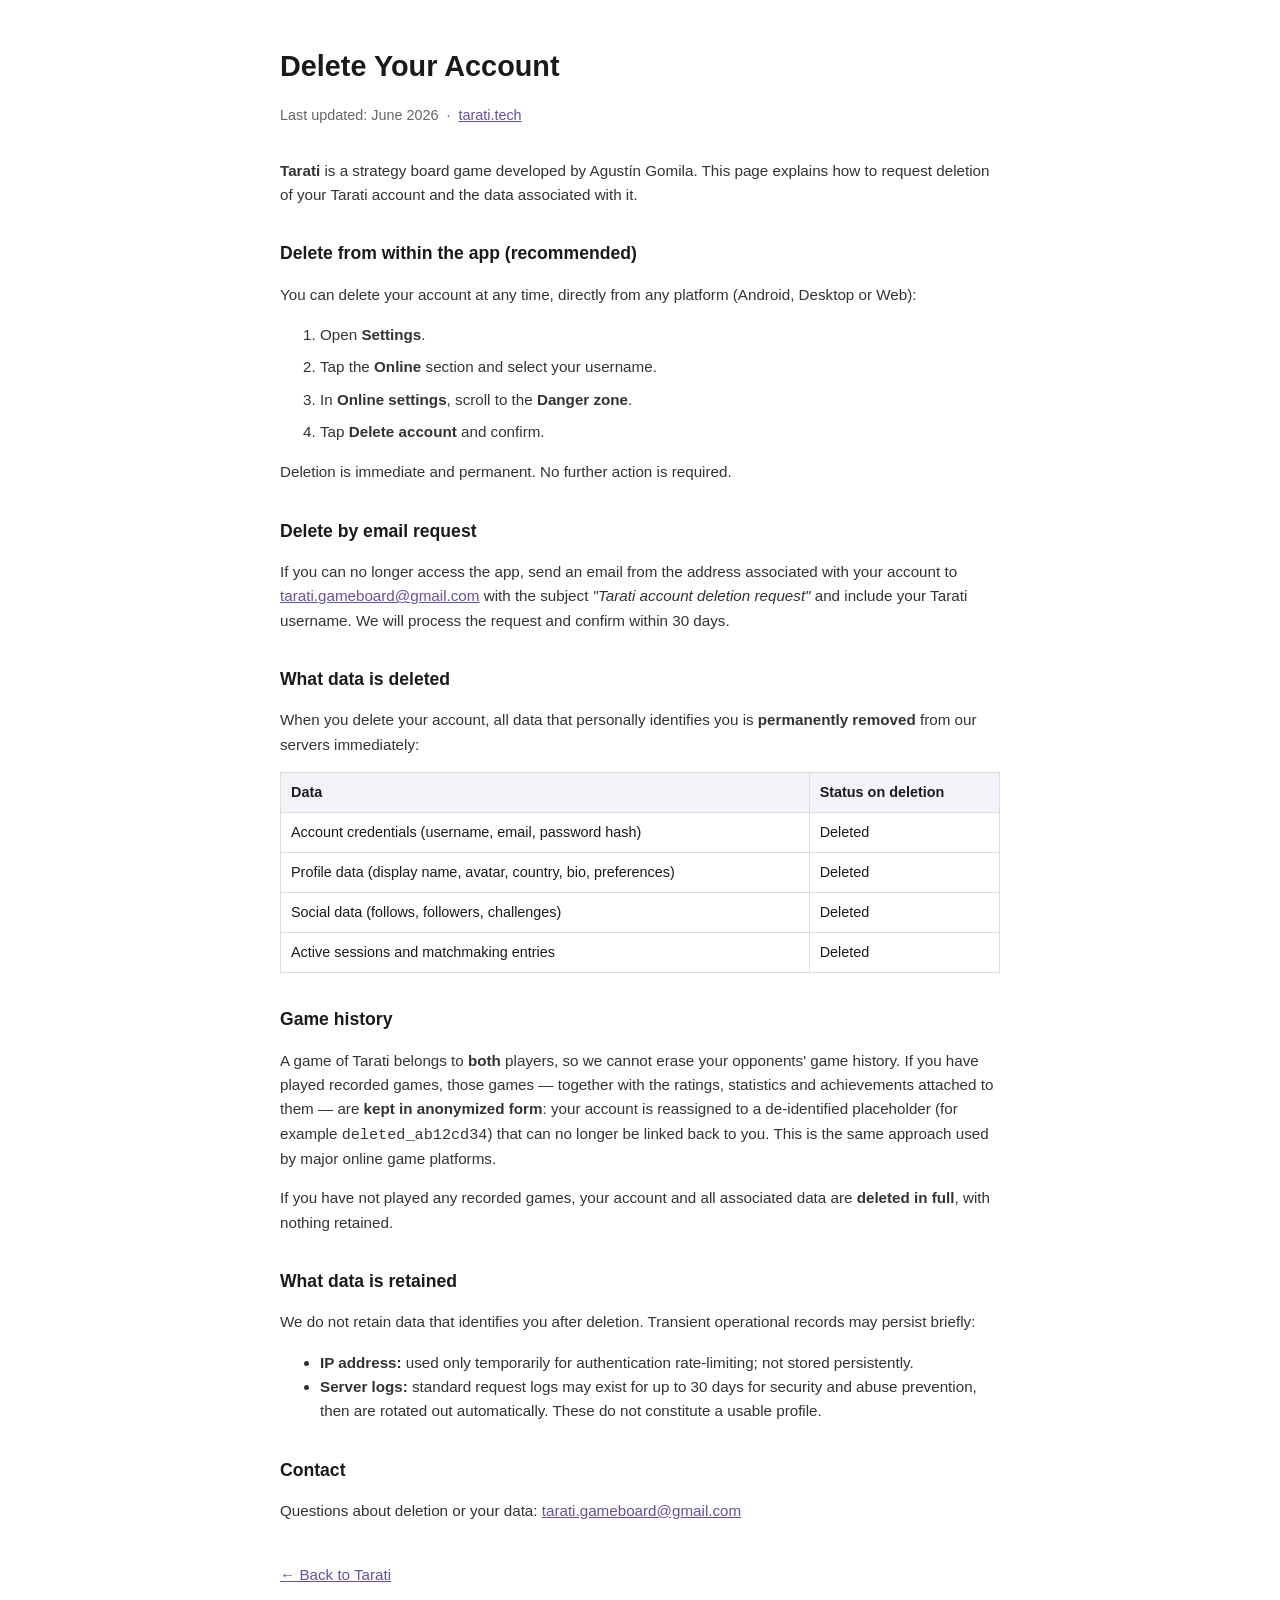
<file: webApp/src/wasmJsMain/resources/delete-account.html>
<!DOCTYPE html>
<html lang="en">
<head>
    <meta charset="UTF-8">
    <meta content="width=device-width, initial-scale=1.0" name="viewport">
    <title>Delete Account — Tarati</title>
    <style>
        body {
            font-family: -apple-system, BlinkMacSystemFont, "Segoe UI", sans-serif;
            max-width: 720px;
            margin: 0 auto;
            padding: 24px 16px 48px;
            color: #1a1a1a;
            line-height: 1.6;
        }

        h1 {
            font-size: 1.8rem;
            margin-bottom: 4px;
        }

        h2 {
            font-size: 1.1rem;
            margin-top: 32px;
        }

        p, li {
            font-size: 0.95rem;
            color: #333;
        }

        a {
            color: #6750a4;
        }

        ol li {
            margin-bottom: 8px;
        }

        .subtitle {
            color: #666;
            font-size: 0.9rem;
            margin-bottom: 32px;
        }

        table {
            border-collapse: collapse;
            width: 100%;
            margin-top: 12px;
        }

        th, td {
            border: 1px solid #ddd;
            padding: 8px 10px;
            text-align: left;
            font-size: 0.9rem;
        }

        th {
            background: #f5f3fa;
        }
    </style>
</head>
<body>
<h1>Delete Your Account</h1>
<p class="subtitle">Last updated: June 2026 &nbsp;·&nbsp; <a href="https://tarati.tech">tarati.tech</a></p>

<p><strong>Tarati</strong> is a strategy board game developed by Agustín Gomila. This page explains how to request
    deletion of your Tarati account and the data associated with it.</p>

<h2>Delete from within the app (recommended)</h2>
<p>You can delete your account at any time, directly from any platform (Android, Desktop or Web):</p>
<ol>
    <li>Open <strong>Settings</strong>.</li>
    <li>Tap the <strong>Online</strong> section and select your username.</li>
    <li>In <strong>Online settings</strong>, scroll to the <strong>Danger zone</strong>.</li>
    <li>Tap <strong>Delete account</strong> and confirm.</li>
</ol>
<p>Deletion is immediate and permanent. No further action is required.</p>

<h2>Delete by email request</h2>
<p>If you can no longer access the app, send an email from the address associated with your account to
    <a href="mailto:tarati.gameboard@gmail.com?subject=Tarati%20account%20deletion%20request">
        tarati.gameboard@gmail.com</a> with the subject <em>"Tarati account deletion request"</em> and include your
    Tarati username. We will process the request and confirm within 30 days.</p>

<h2>What data is deleted</h2>
<p>When you delete your account, all data that personally identifies you is
    <strong>permanently removed</strong> from our servers immediately:</p>
<table>
    <tr>
        <th>Data</th>
        <th>Status on deletion</th>
    </tr>
    <tr>
        <td>Account credentials (username, email, password hash)</td>
        <td>Deleted</td>
    </tr>
    <tr>
        <td>Profile data (display name, avatar, country, bio, preferences)</td>
        <td>Deleted</td>
    </tr>
    <tr>
        <td>Social data (follows, followers, challenges)</td>
        <td>Deleted</td>
    </tr>
    <tr>
        <td>Active sessions and matchmaking entries</td>
        <td>Deleted</td>
    </tr>
</table>

<h2>Game history</h2>
<p>A game of Tarati belongs to <strong>both</strong> players, so we cannot erase your opponents'
    game history. If you have played recorded games, those games — together with the ratings,
    statistics and achievements attached to them — are <strong>kept in anonymized form</strong>:
    your account is reassigned to a de-identified placeholder (for example
    <code>deleted_ab12cd34</code>) that can no longer be linked back to you. This is the same
    approach used by major online game platforms.</p>
<p>If you have not played any recorded games, your account and all associated data are
    <strong>deleted in full</strong>, with nothing retained.</p>

<h2>What data is retained</h2>
<p>We do not retain data that identifies you after deletion. Transient operational records may
    persist briefly:</p>
<ul>
    <li><strong>IP address:</strong> used only temporarily for authentication rate-limiting; not stored persistently.
    </li>
    <li><strong>Server logs:</strong> standard request logs may exist for up to 30 days for security and abuse
        prevention, then are rotated out automatically. These do not constitute a usable profile.
    </li>
</ul>

<h2>Contact</h2>
<p>Questions about deletion or your data:
    <a href="mailto:tarati.gameboard@gmail.com">tarati.gameboard@gmail.com</a></p>

<p style="margin-top:40px"><a href="https://tarati.tech">← Back to Tarati</a></p>
</body>
</html>
</file>
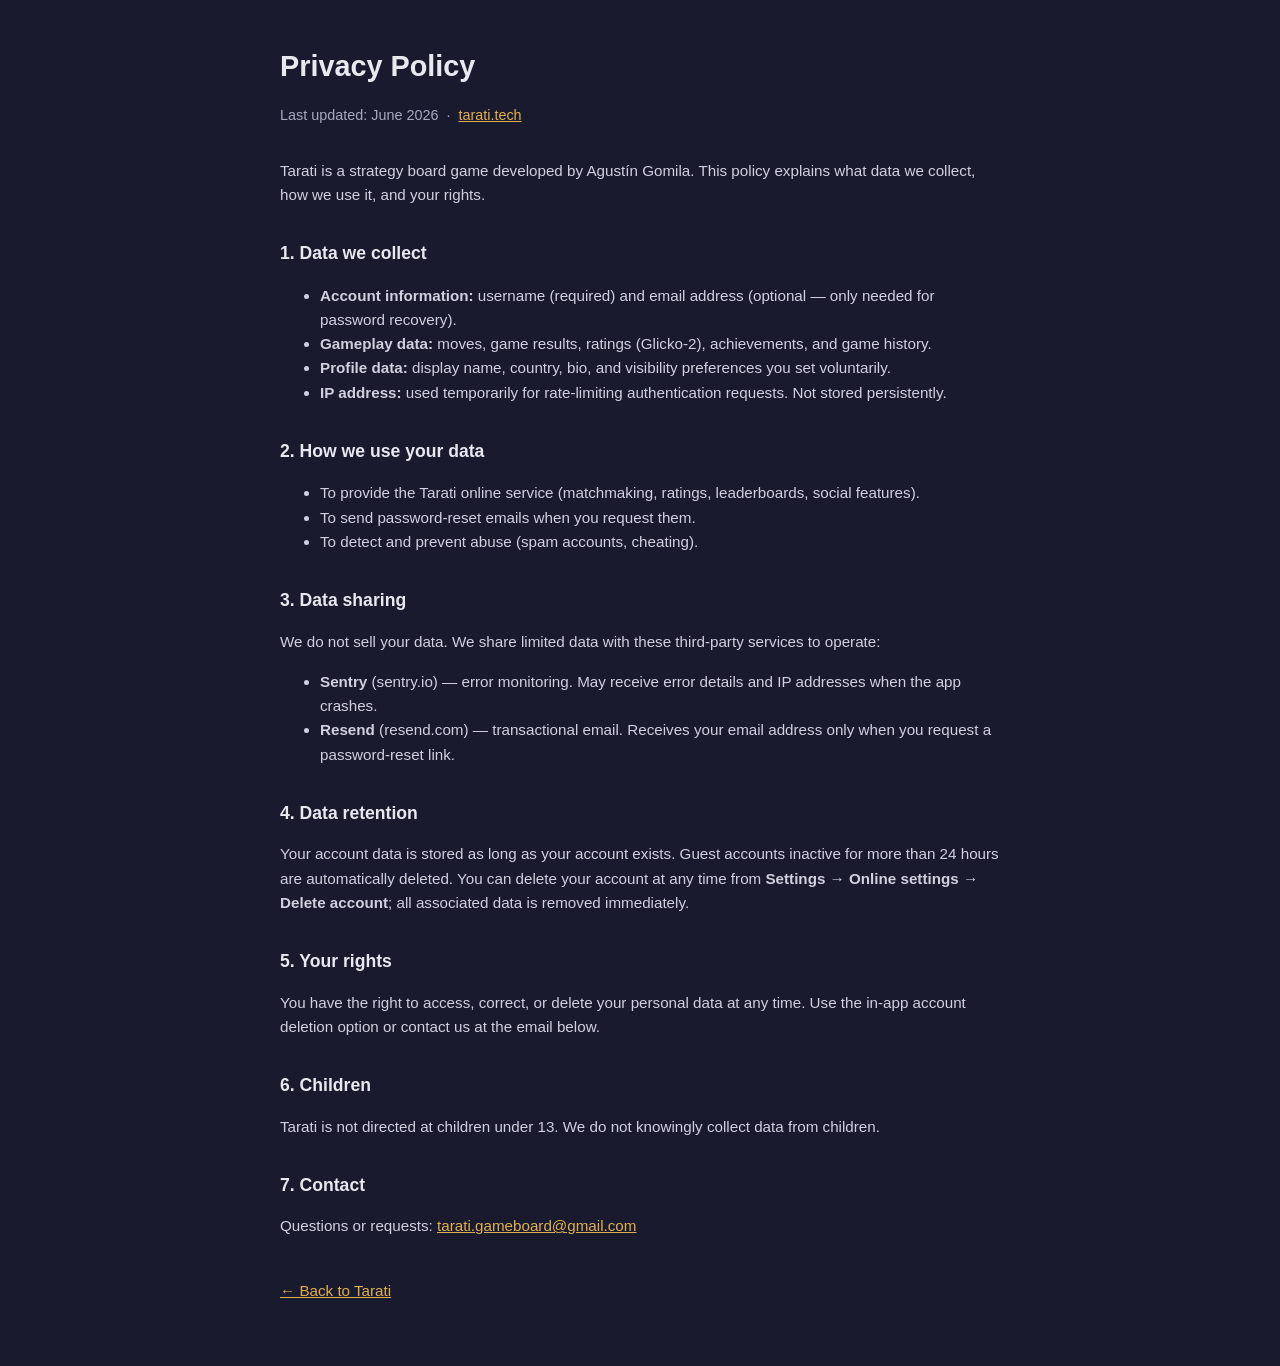
<file: webApp/src/wasmJsMain/resources/privacy.html>
<!DOCTYPE html>
<html lang="en">
<head>
    <meta charset="UTF-8">
    <meta content="width=device-width, initial-scale=1.0" name="viewport">
    <meta content="#1a1a2e" name="theme-color">
    <title>Privacy Policy — Tarati</title>
    <style>
        html {
            background: #1a1a2e;
        }

        body {
            font-family: -apple-system, BlinkMacSystemFont, "Segoe UI", Roboto, sans-serif;
            max-width: 720px;
            margin: 0 auto;
            padding: 24px 16px 48px;
            background: #1a1a2e;
            color: #e8e8f0;
            line-height: 1.6;
            -webkit-font-smoothing: antialiased;
        }

        h1 {
            font-size: 1.8rem;
            margin-bottom: 4px;
        }

        h2 {
            font-size: 1.1rem;
            margin-top: 32px;
        }

        p, li {
            font-size: 0.95rem;
            color: #d0d0e0;
        }

        a {
            color: #e0b050;
        }

        .subtitle {
            color: #a8a8c0;
            font-size: 0.9rem;
            margin-bottom: 32px;
        }
    </style>
</head>
<body>
<h1>Privacy Policy</h1>
<p class="subtitle">Last updated: June 2026 &nbsp;·&nbsp; <a href="https://tarati.tech">tarati.tech</a></p>

<p>Tarati is a strategy board game developed by Agustín Gomila. This policy explains what data we collect, how we use
    it, and your rights.</p>

<h2>1. Data we collect</h2>
<ul>
    <li><strong>Account information:</strong> username (required) and email address (optional — only needed for password
        recovery).
    </li>
    <li><strong>Gameplay data:</strong> moves, game results, ratings (Glicko-2), achievements, and game history.</li>
    <li><strong>Profile data:</strong> display name, country, bio, and visibility preferences you set voluntarily.</li>
    <li><strong>IP address:</strong> used temporarily for rate-limiting authentication requests. Not stored
        persistently.
    </li>
</ul>

<h2>2. How we use your data</h2>
<ul>
    <li>To provide the Tarati online service (matchmaking, ratings, leaderboards, social features).</li>
    <li>To send password-reset emails when you request them.</li>
    <li>To detect and prevent abuse (spam accounts, cheating).</li>
</ul>

<h2>3. Data sharing</h2>
<p>We do not sell your data. We share limited data with these third-party services to operate:</p>
<ul>
    <li><strong>Sentry</strong> (sentry.io) — error monitoring. May receive error details and IP addresses when the app
        crashes.
    </li>
    <li><strong>Resend</strong> (resend.com) — transactional email. Receives your email address only when you request a
        password-reset link.
    </li>
</ul>

<h2>4. Data retention</h2>
<p>Your account data is stored as long as your account exists. Guest accounts inactive for more than 24 hours are
    automatically deleted. You can delete your account at any time from <strong>Settings → Online settings → Delete
        account</strong>; all associated data is removed immediately.</p>

<h2>5. Your rights</h2>
<p>You have the right to access, correct, or delete your personal data at any time. Use the in-app account deletion
    option or contact us at the email below.</p>

<h2>6. Children</h2>
<p>Tarati is not directed at children under 13. We do not knowingly collect data from children.</p>

<h2>7. Contact</h2>
<p>Questions or requests: <a href="mailto:tarati.gameboard@gmail.com">tarati.gameboard@gmail.com</a></p>

<p style="margin-top:40px"><a href="https://tarati.tech">← Back to Tarati</a></p>
</body>
</html>
</file>
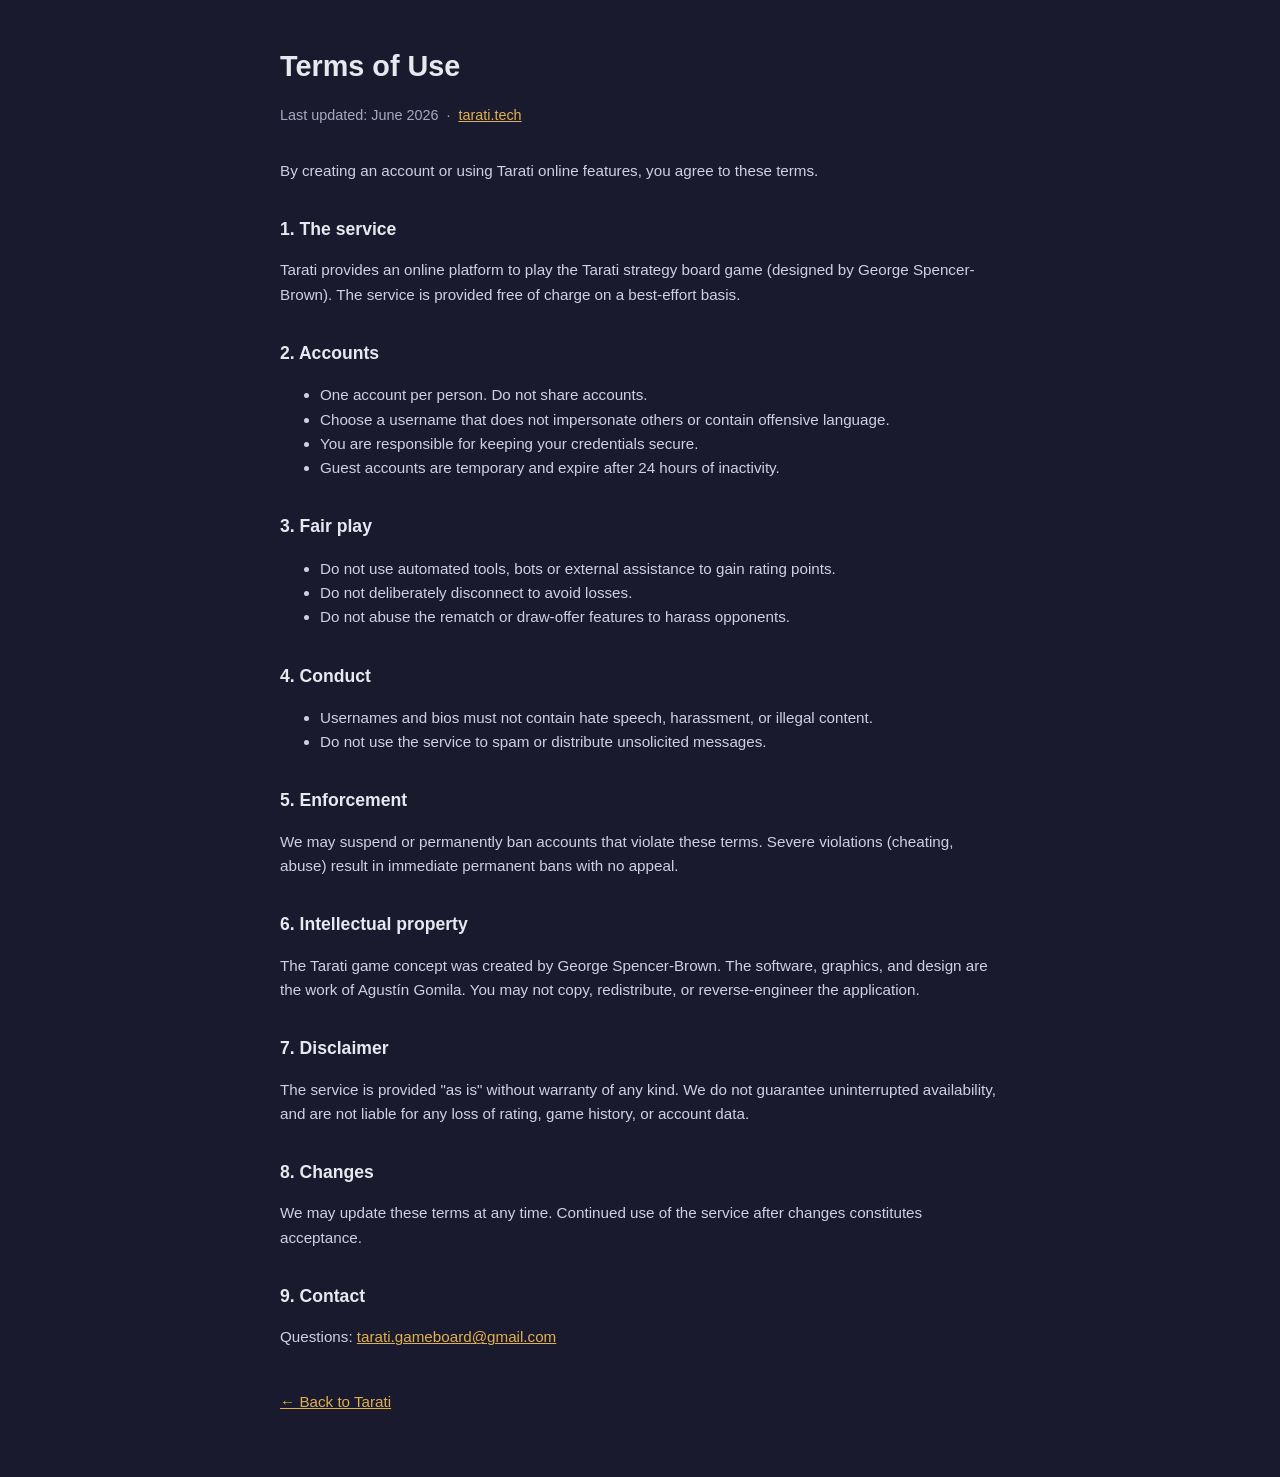
<file: webApp/src/wasmJsMain/resources/terms.html>
<!DOCTYPE html>
<html lang="en">
<head>
    <meta charset="UTF-8">
    <meta content="width=device-width, initial-scale=1.0" name="viewport">
    <meta content="#1a1a2e" name="theme-color">
    <title>Terms of Use — Tarati</title>
    <style>
        html {
            background: #1a1a2e;
        }

        body {
            font-family: -apple-system, BlinkMacSystemFont, "Segoe UI", Roboto, sans-serif;
            max-width: 720px;
            margin: 0 auto;
            padding: 24px 16px 48px;
            background: #1a1a2e;
            color: #e8e8f0;
            line-height: 1.6;
            -webkit-font-smoothing: antialiased;
        }

        h1 {
            font-size: 1.8rem;
            margin-bottom: 4px;
        }

        h2 {
            font-size: 1.1rem;
            margin-top: 32px;
        }

        p, li {
            font-size: 0.95rem;
            color: #d0d0e0;
        }

        a {
            color: #e0b050;
        }

        .subtitle {
            color: #a8a8c0;
            font-size: 0.9rem;
            margin-bottom: 32px;
        }
    </style>
</head>
<body>
<h1>Terms of Use</h1>
<p class="subtitle">Last updated: June 2026 &nbsp;·&nbsp; <a href="https://tarati.tech">tarati.tech</a></p>

<p>By creating an account or using Tarati online features, you agree to these terms.</p>

<h2>1. The service</h2>
<p>Tarati provides an online platform to play the Tarati strategy board game (designed by George Spencer-Brown). The
    service is provided free of charge on a best-effort basis.</p>

<h2>2. Accounts</h2>
<ul>
    <li>One account per person. Do not share accounts.</li>
    <li>Choose a username that does not impersonate others or contain offensive language.</li>
    <li>You are responsible for keeping your credentials secure.</li>
    <li>Guest accounts are temporary and expire after 24 hours of inactivity.</li>
</ul>

<h2>3. Fair play</h2>
<ul>
    <li>Do not use automated tools, bots or external assistance to gain rating points.</li>
    <li>Do not deliberately disconnect to avoid losses.</li>
    <li>Do not abuse the rematch or draw-offer features to harass opponents.</li>
</ul>

<h2>4. Conduct</h2>
<ul>
    <li>Usernames and bios must not contain hate speech, harassment, or illegal content.</li>
    <li>Do not use the service to spam or distribute unsolicited messages.</li>
</ul>

<h2>5. Enforcement</h2>
<p>We may suspend or permanently ban accounts that violate these terms. Severe violations (cheating, abuse) result in
    immediate permanent bans with no appeal.</p>

<h2>6. Intellectual property</h2>
<p>The Tarati game concept was created by George Spencer-Brown. The software, graphics, and design are the work of
    Agustín Gomila. You may not copy, redistribute, or reverse-engineer the application.</p>

<h2>7. Disclaimer</h2>
<p>The service is provided "as is" without warranty of any kind. We do not guarantee uninterrupted availability, and are
    not liable for any loss of rating, game history, or account data.</p>

<h2>8. Changes</h2>
<p>We may update these terms at any time. Continued use of the service after changes constitutes acceptance.</p>

<h2>9. Contact</h2>
<p>Questions: <a href="mailto:tarati.gameboard@gmail.com">tarati.gameboard@gmail.com</a></p>

<p style="margin-top:40px"><a href="https://tarati.tech">← Back to Tarati</a></p>
</body>
</html>
</file>
